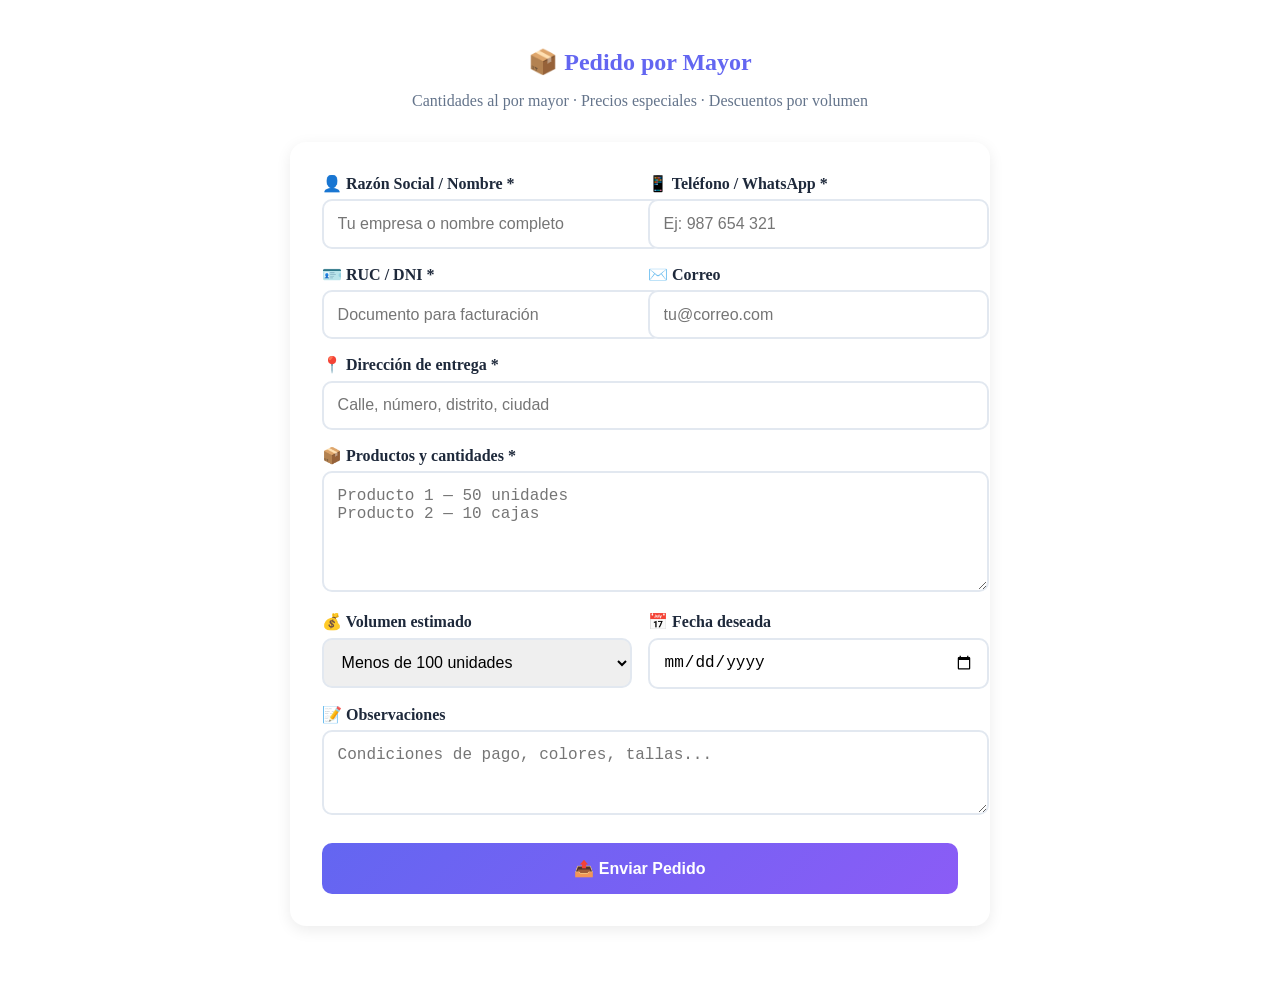
<file: por_mayor.html>
<!DOCTYPE html>
<html lang="en">
<head>
    <meta charset="UTF-8">
    <meta name="viewport" content="width=device-width, initial-scale=1.0">
    <title>Pedido</title>
    <link rel="stylesheet" href="por_mayor.css">
</head>
<body>
    <section class="form-mayor-seccion">
        <h2>📦 Pedido por Mayor</h2>
        <p>Cantidades al por mayor · Precios especiales · Descuentos por volumen</p>
        <form class="form-mayor" id="formMayor">
            <div class="fila-mayor">
                <div class="campo-mayor">
                    <label>👤 Razón Social / Nombre *</label>
                    <input type="text" required placeholder="Tu empresa o nombre completo">
                </div>
                <div class="campo-mayor">
                    <label>📱 Teléfono / WhatsApp *</label>
                    <input type="tel" required placeholder="Ej: 987 654 321">
                </div>
            </div>
            <div class="fila-mayor">
                <div class="campo-mayor">
                    <label>🪪 RUC / DNI *</label>
                    <input type="text" required placeholder="Documento para facturación">
                </div>
                <div class="campo-mayor">
                    <label>✉️ Correo</label>
                    <input type="email" placeholder="tu@correo.com">
                </div>
            </div>
            <div class="campo-mayor">
                <label>📍 Dirección de entrega *</label>
                <input type="text" required placeholder="Calle, número, distrito, ciudad">
            </div>
            <div class="campo-mayor">
                <label>📦 Productos y cantidades *</label>
                <textarea rows="5" required placeholder="Producto 1 — 50 unidades&#10;Producto 2 — 10 cajas"></textarea>
            </div>
            <div class="fila-mayor">
                <div class="campo-mayor">
                    <label>💰 Volumen estimado</label>
                    <select>
                        <option>Menos de 100 unidades</option>
                        <option>100 a 500 unidades</option>
                        <option>500 a 1,000 unidades</option>
                        <option>Más de 1,000 unidades</option>
                    </select>
                </div>
                <div class="campo-mayor">
                    <label>📅 Fecha deseada</label>
                    <input type="date">
                </div>
            </div>
            <div class="campo-mayor">
                <label>📝 Observaciones</label>
                <textarea rows="3" placeholder="Condiciones de pago, colores, tallas..."></textarea>
            </div>
            <button type="submit" class="btn-mayor">📤 Enviar Pedido</button>
            <div class="exito-mayor" id="exitoMayor" style="display:none; color:green; margin-top:1rem;">✅ ¡Pedido enviado!</div>
        </form>
    </section>
    <script src="por_mayor.js"></script>
</body>
</html>
</file>
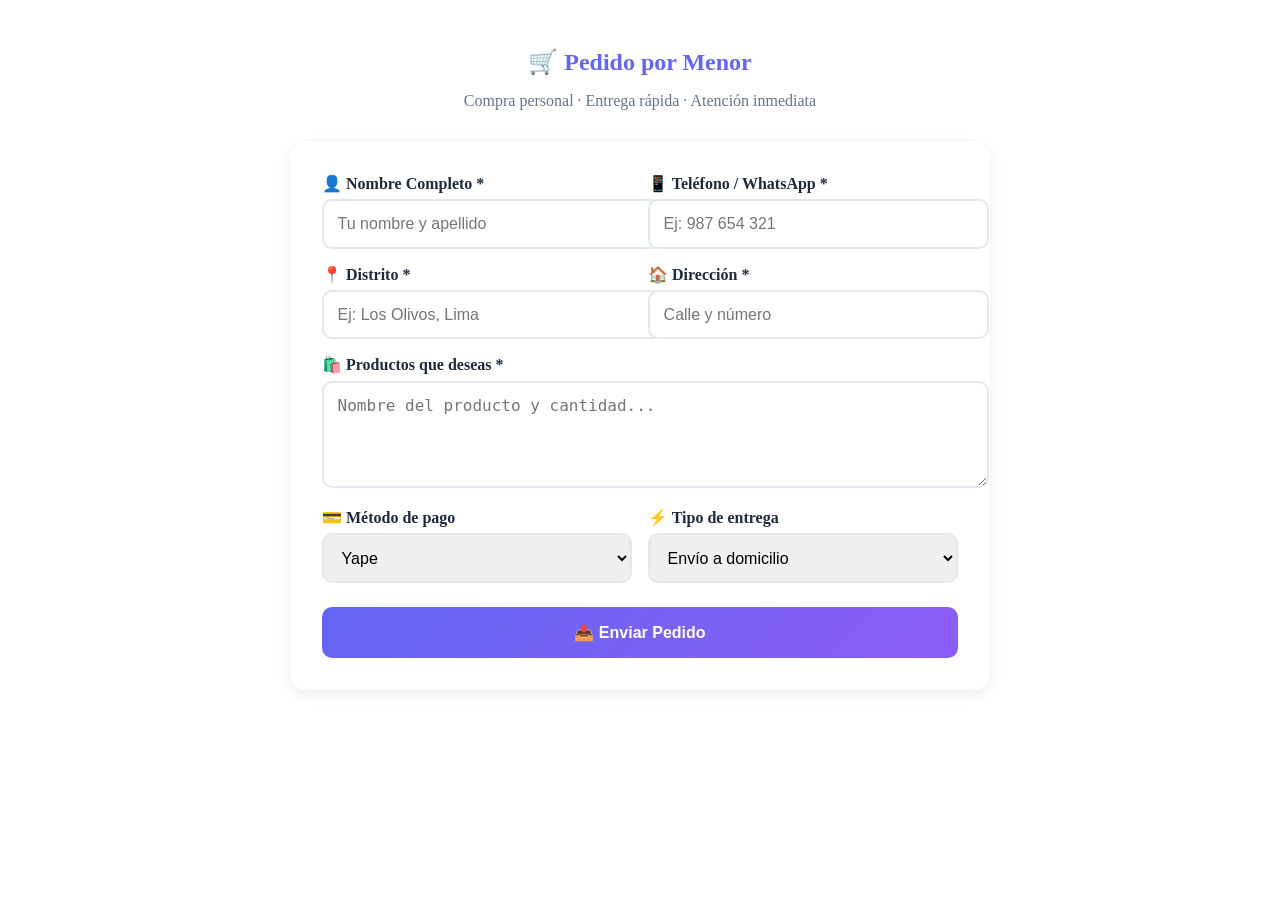
<file: por_menor.html>
<!DOCTYPE html>
<html lang="en">
<head>
    <meta charset="UTF-8">
    <meta name="viewport" content="width=device-width, initial-scale=1.0">
    <title>Document</title>
    <link rel="stylesheet" href="por_menor.css">
</head>
<body>
    <!-- FORMULARIO POR MENOR -->
    <section class="form-menor-seccion">
        <h2>🛒 Pedido por Menor</h2>
        <p>Compra personal · Entrega rápida · Atención inmediata</p>
        <form class="form-menor" id="formMenor">
            <div class="fila-menor">
                <div class="campo-menor">
                    <label>👤 Nombre Completo *</label>
                    <input type="text" required placeholder="Tu nombre y apellido">
                </div>
                <div class="campo-menor">
                    <label>📱 Teléfono / WhatsApp *</label>
                    <input type="tel" required placeholder="Ej: 987 654 321">
                </div>
            </div>
            <div class="fila-menor">
                <div class="campo-menor">
                    <label>📍 Distrito *</label>
                    <input type="text" required placeholder="Ej: Los Olivos, Lima">
                </div>
                <div class="campo-menor">
                    <label>🏠 Dirección *</label>
                    <input type="text" required placeholder="Calle y número">
                </div>
            </div>
            <div class="campo-menor">
                <label>🛍️ Productos que deseas *</label>
                <textarea rows="4" required placeholder="Nombre del producto y cantidad..."></textarea>
            </div>
            <div class="fila-menor">
                <div class="campo-menor">
                    <label>💳 Método de pago</label>
                    <select>
                        <option>Yape</option>
                        <option>Plin</option>
                        <option>Transferencia</option>
                        <option>Contra entrega</option>
                    </select>
                </div>
                <div class="campo-menor">
                    <label>⚡ Tipo de entrega</label>
                    <select>
                        <option>Envío a domicilio</option>
                        <option>Recojo en tienda</option>
                    </select>
                </div>
            </div>
            <button type="submit" class="btn-menor">📤 Enviar Pedido</button>
            <div class="exito-menor" id="exitoMenor" style="display:none; color:green; margin-top:1rem;">✅ ¡Pedido enviado!</div>
        </form>
    </section>
    <script src="por_menor.js"></script>
</body>
</html>
</file>
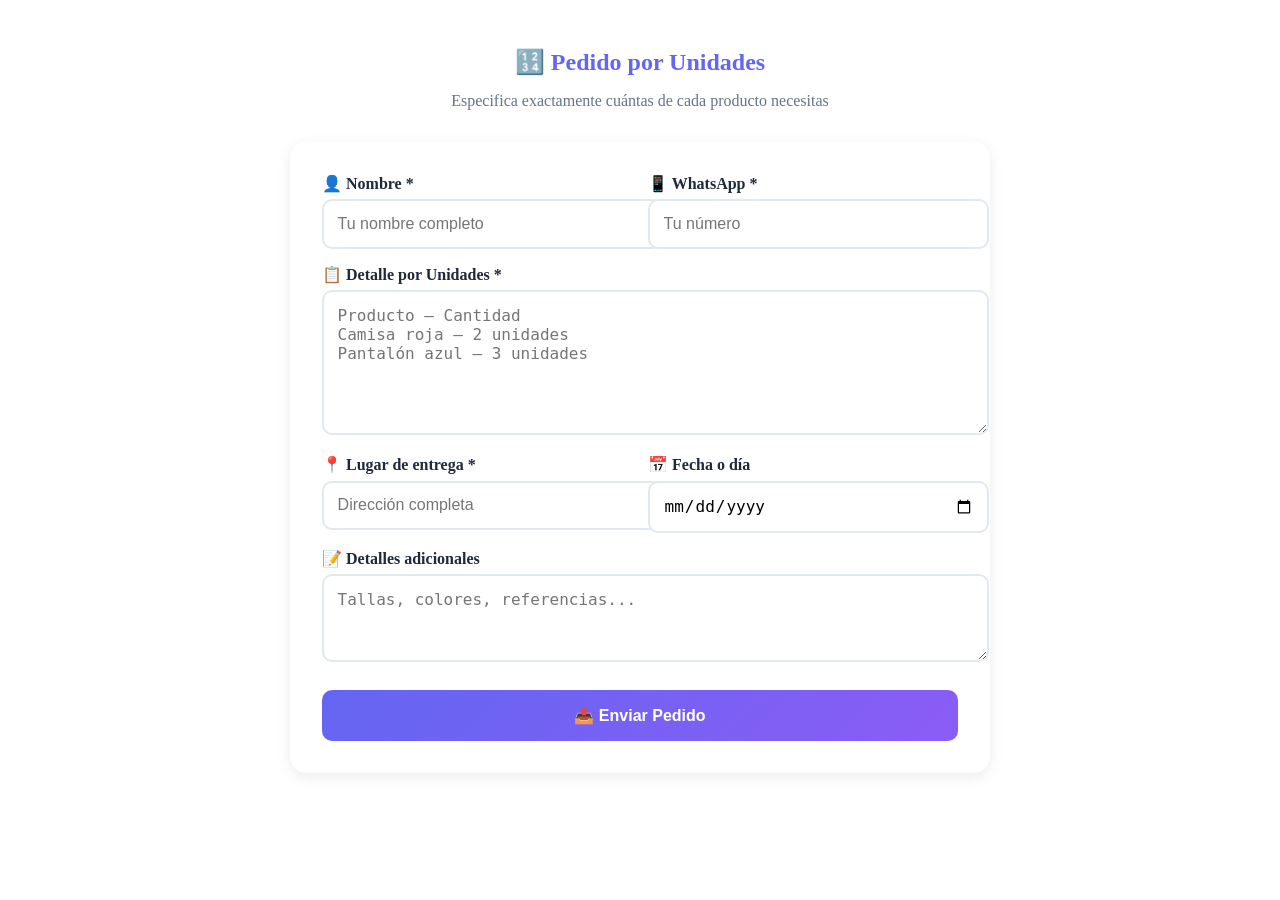
<file: por_unidad.html>
<!DOCTYPE html>
<html lang="en">
<head>
    <meta charset="UTF-8">
    <meta name="viewport" content="width=device-width, initial-scale=1.0">
    <title>Document</title>
    <link rel="stylesheet" href="por_unidad.css">
</head>
<body>
   <!-- FORMULARIO POR UNIDADES -->
    <section class="form-unidades-seccion">
        <h2>🔢 Pedido por Unidades</h2>
        <p>Especifica exactamente cuántas de cada producto necesitas</p>
        <form class="form-unidades" id="formUnidades">
            <div class="fila-unidades">
                <div class="campo-unidades">
                    <label>👤 Nombre *</label>
                    <input type="text" required placeholder="Tu nombre completo">
                </div>
                <div class="campo-unidades">
                    <label>📱 WhatsApp *</label>
                    <input type="tel" required placeholder="Tu número">
                </div>
            </div>
            <div class="campo-unidades">
                <label>📋 Detalle por Unidades *</label>
                <textarea rows="6" required placeholder="Producto — Cantidad&#10;Camisa roja — 2 unidades&#10;Pantalón azul — 3 unidades"></textarea>
            </div>
            <div class="fila-unidades">
                <div class="campo-unidades">
                    <label>📍 Lugar de entrega *</label>
                    <input type="text" required placeholder="Dirección completa">
                </div>
                <div class="campo-unidades">
                    <label>📅 Fecha o día</label>
                    <input type="date">
                </div>
            </div>
            <div class="campo-unidades">
                <label>📝 Detalles adicionales</label>
                <textarea rows="3" placeholder="Tallas, colores, referencias..."></textarea>
            </div>
            <button type="submit" class="btn-unidades">📤 Enviar Pedido</button>
            <div class="exito-unidades" id="exitoUnidades" style="display:none; color:green; margin-top:1rem;">✅ ¡Pedido enviado!</div>
        </form>
    </section> 
    <script src="por_unidad.js"></script>
</body>
</html>
</file>
<file: por_mayor.css>
/* === POR MAYOR === */
.form-mayor-seccion {
    max-width: 700px;
    margin: 3rem auto;
    padding: 0 1rem;
}
.form-mayor-seccion h2 {
    color: #6366f1;
    text-align: center;
    margin-bottom: 0.5rem;
}
.form-mayor-seccion > p {
    text-align: center;
    color: #64748b;
    margin-bottom: 2rem;
}
.form-mayor {
    background: white;
    padding: 2rem;
    border-radius: 16px;
    box-shadow: 0 4px 15px rgba(0,0,0,0.08);
}
.fila-mayor {
    display: grid;
    grid-template-columns: 1fr 1fr;
    gap: 1rem;
}
.campo-mayor {
    margin-bottom: 1rem;
}
.campo-mayor label {
    display: block;
    font-weight: 600;
    margin-bottom: 0.4rem;
    color: #1e293b;
}
.campo-mayor input, .campo-mayor textarea, .campo-mayor select {
    width: 100%;
    padding: 0.85rem;
    border: 2px solid #e2e8f0;
    border-radius: 10px;
    font-size: 1rem;
}
.campo-mayor input:focus, .campo-mayor textarea:focus, .campo-mayor select:focus {
    outline: none;
    border-color: #6366f1;
}
.btn-mayor {
    width: 100%;
    padding: 1rem;
    background: linear-gradient(135deg, #6366f1, #8b5cf6);
    color: white;
    border: none;
    border-radius: 10px;
    font-size: 1rem;
    font-weight: 700;
    cursor: pointer;
    margin-top: 0.5rem;
}
.btn-mayor:hover {
    transform: translateY(-2px);
    box-shadow: 0 6px 20px rgba(99,102,241,0.3);
}
@media (max-width: 600px) {
    .fila-mayor { grid-template-columns: 1fr; }
}
</file>
<file: por_menor.css>
/* === POR MENOR === */
.form-menor-seccion {
    max-width: 700px;
    margin: 3rem auto;
    padding: 0 1rem;
}
.form-menor-seccion h2 {
    color: #6366f1;
    text-align: center;
    margin-bottom: 0.5rem;
}
.form-menor-seccion > p {
    text-align: center;
    color: #64748b;
    margin-bottom: 2rem;
}
.form-menor {
    background: white;
    padding: 2rem;
    border-radius: 16px;
    box-shadow: 0 4px 15px rgba(0,0,0,0.08);
}
.fila-menor {
    display: grid;
    grid-template-columns: 1fr 1fr;
    gap: 1rem;
}
.campo-menor {
    margin-bottom: 1rem;
}
.campo-menor label {
    display: block;
    font-weight: 600;
    margin-bottom: 0.4rem;
    color: #1e293b;
}
.campo-menor input, .campo-menor textarea, .campo-menor select {
    width: 100%;
    padding: 0.85rem;
    border: 2px solid #e2e8f0;
    border-radius: 10px;
    font-size: 1rem;
}
.campo-menor input:focus, .campo-menor textarea:focus, .campo-menor select:focus {
    outline: none;
    border-color: #6366f1;
}
.btn-menor {
    width: 100%;
    padding: 1rem;
    background: linear-gradient(135deg, #6366f1, #8b5cf6);
    color: white;
    border: none;
    border-radius: 10px;
    font-size: 1rem;
    font-weight: 700;
    cursor: pointer;
    margin-top: 0.5rem;
}
.btn-menor:hover {
    transform: translateY(-2px);
    box-shadow: 0 6px 20px rgba(99,102,241,0.3);
}
@media (max-width: 600px) {
    .fila-menor { grid-template-columns: 1fr; }
}
</file>
<file: por_unidad.css>
/* === POR UNIDADES === */
.form-unidades-seccion {
    max-width: 700px;
    margin: 3rem auto;
    padding: 0 1rem;
}
.form-unidades-seccion h2 {
    color: #6366f1;
    text-align: center;
    margin-bottom: 0.5rem;
}
.form-unidades-seccion > p {
    text-align: center;
    color: #64748b;
    margin-bottom: 2rem;
}
.form-unidades {
    background: white;
    padding: 2rem;
    border-radius: 16px;
    box-shadow: 0 4px 15px rgba(0,0,0,0.08);
}
.fila-unidades {
    display: grid;
    grid-template-columns: 1fr 1fr;
    gap: 1rem;
}
.campo-unidades {
    margin-bottom: 1rem;
}
.campo-unidades label {
    display: block;
    font-weight: 600;
    margin-bottom: 0.4rem;
    color: #1e293b;
}
.campo-unidades input, .campo-unidades textarea, .campo-unidades select {
    width: 100%;
    padding: 0.85rem;
    border: 2px solid #e2e8f0;
    border-radius: 10px;
    font-size: 1rem;
}
.campo-unidades input:focus, .campo-unidades textarea:focus, .campo-unidades select:focus {
    outline: none;
    border-color: #6366f1;
}
.btn-unidades {
    width: 100%;
    padding: 1rem;
    background: linear-gradient(135deg, #6366f1, #8b5cf6);
    color: white;
    border: none;
    border-radius: 10px;
    font-size: 1rem;
    font-weight: 700;
    cursor: pointer;
    margin-top: 0.5rem;
}
.btn-unidades:hover {
    transform: translateY(-2px);
    box-shadow: 0 6px 20px rgba(99,102,241,0.3);
}
@media (max-width: 600px) {
    .fila-unidades { grid-template-columns: 1fr; }
}
</file>
